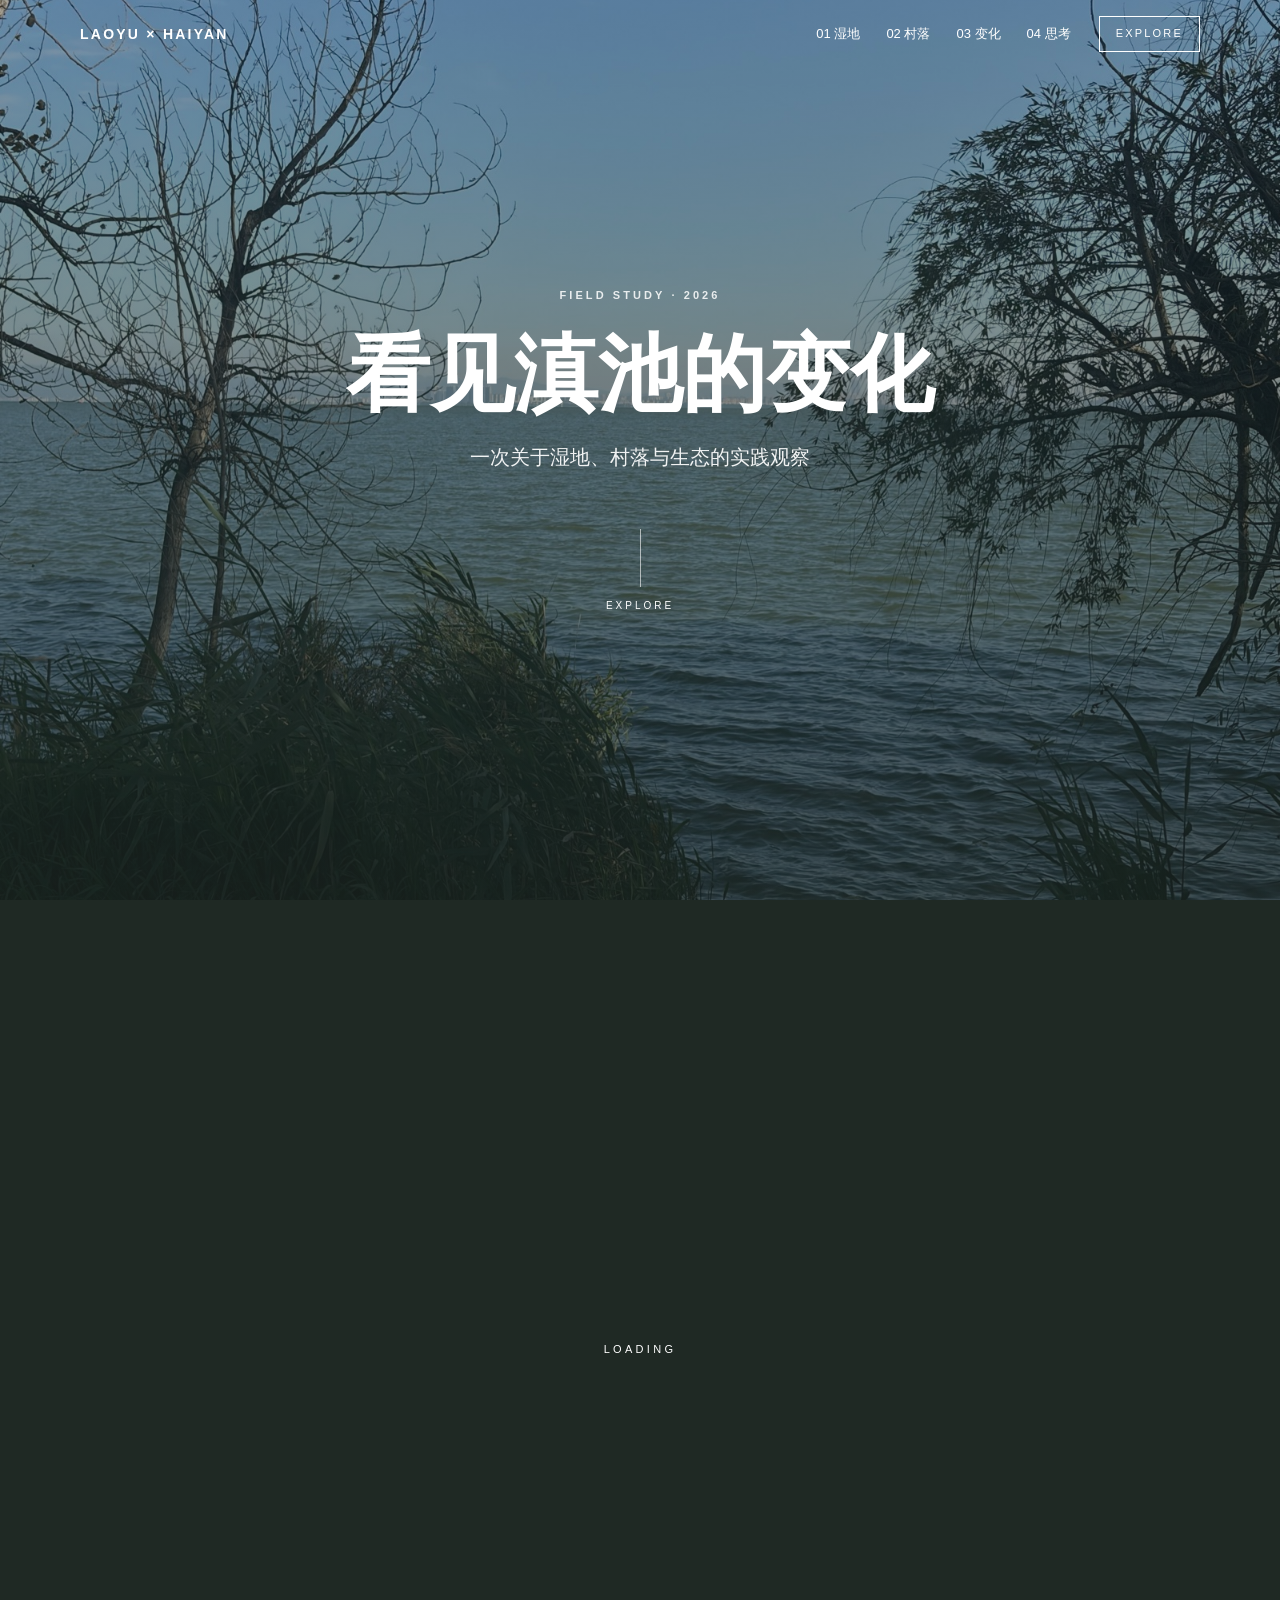
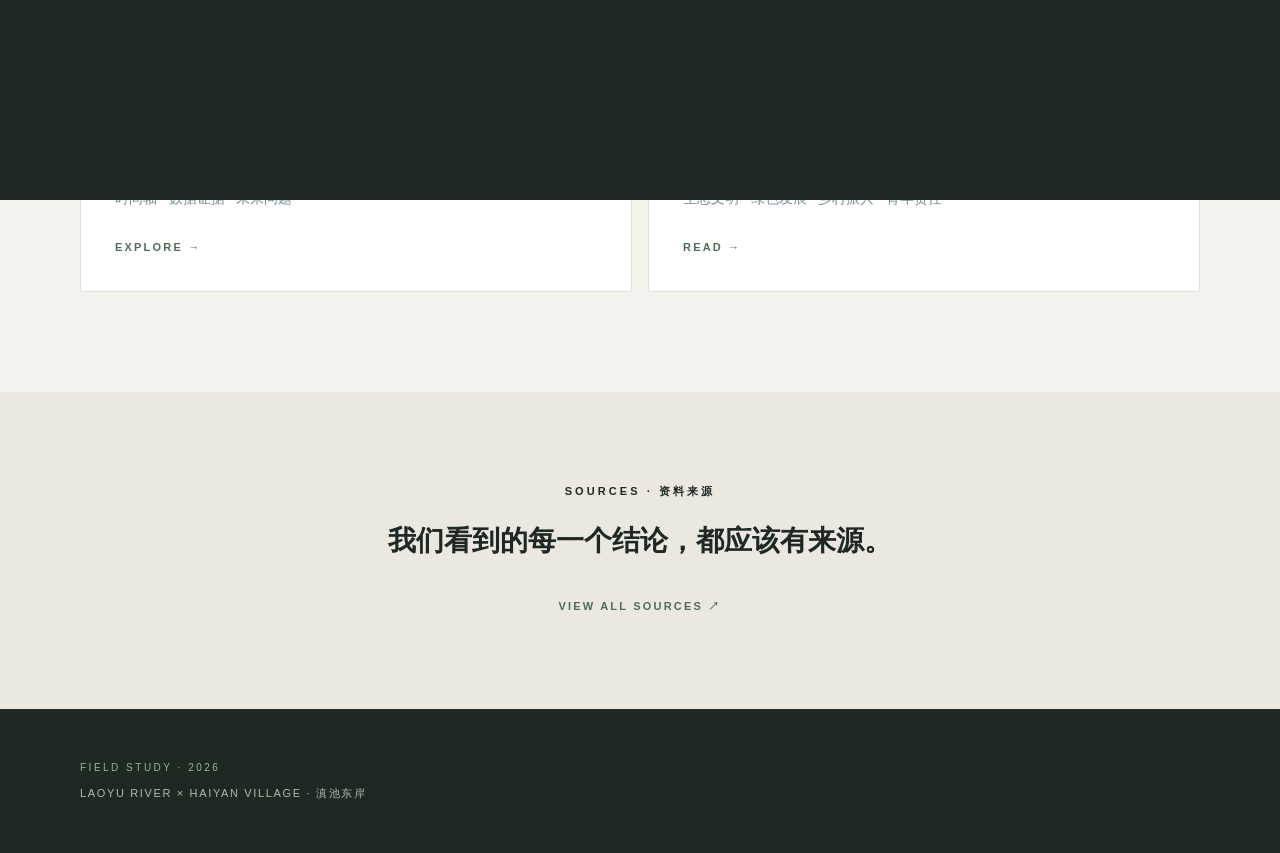
<file: index.html>
<!doctype html><html lang="zh-CN"><head><meta charset="utf-8"><meta name="viewport" content="width=device-width,initial-scale=1"><title>Laoyu × Haiyan — 看见滇池的变化</title><meta name="description" content="一次关于湿地、村落与生态的实践观察"><link rel="stylesheet" href="style-v2.css"></head><body><div class="page-transition" id="pageTransition"><div class="page-transition-label">LOADING</div></div><div class="explore-menu" id="exploreMenu"><button class="explore-menu-close" id="exploreClose">×</button><p class="explore-menu-title">EXPLORE · 探索</p><a class="explore-menu-item magnetic" href="index.html" data-transition><em>HOME</em>总览<small>回到首页</small></a><a class="explore-menu-item magnetic" href="wetland.html" data-transition><em>01</em>WETLAND<small>捞渔河湿地</small></a><a class="explore-menu-item magnetic" href="village.html" data-transition><em>02</em>VILLAGE<small>海晏村</small></a><a class="explore-menu-item magnetic" href="change.html" data-transition><em>03</em>CHANGE<small>滇池的变化</small></a><a class="explore-menu-item magnetic" href="reflection.html" data-transition><em>04</em>REFLECTION<small>我们的思考与来源</small></a></div><div class="progress-bar" id="progressBar"></div><header class="site-header" id="siteHeader"><div class="container nav"><a class="logo" href="index.html">LAOYU × HAIYAN</a><button class="nav-toggle" id="navToggle">☰</button><nav class="nav-links" id="navLinks"><a href="wetland.html" data-transition>01 湿地</a><a href="village.html" data-transition>02 村落</a><a href="change.html" data-transition>03 变化</a><a href="reflection.html" data-transition>04 思考</a></nav><button class="nav-explore-btn" id="exploreBtn">EXPLORE</button></div></header><section class="hero" style="background-image:url('images/hero.jpg')"><div class="hero-inner"><p class="hero-eyebrow">FIELD STUDY · 2026</p><h1 class="hero-title">看见滇池的变化</h1><p class="hero-sub">一次关于湿地、村落与生态的实践观察</p><a class="hero-scroll" href="#entries"><span class="hero-scroll-line"></span>EXPLORE</a></div></section><div class="home-transition"><p class="home-transition-line">FROM WETLAND · TO VILLAGE</p><h2 class="home-transition-title">从一滴水<br>到一个生态</h2></div><section class="entry-section" id="entries"><a class="entry-card magnetic-card" href="wetland.html" data-transition><span class="entry-number">01</span><span class="entry-en">WETLAND</span><h2>捞渔河湿地</h2><p>水体 · 植物 · 鸟类 · 保护制度</p><span class="entry-action">EXPLORE →</span></a><a class="entry-card magnetic-card" href="village.html" data-transition><span class="entry-number">02</span><span class="entry-en">VILLAGE</span><h2>海晏村</h2><p>传统村落 · 生态治理 · 乡村发展</p><span class="entry-action">EXPLORE →</span></a><a class="entry-card magnetic-card" href="change.html" data-transition><span class="entry-number">03</span><span class="entry-en">CHANGE</span><h2>滇池的变化</h2><p>时间轴 · 数据证据 · 未来问题</p><span class="entry-action">EXPLORE →</span></a><a class="entry-card magnetic-card" href="reflection.html" data-transition><span class="entry-number">04</span><span class="entry-en">REFLECTION</span><h2>我们的思考</h2><p>生态文明 · 绿色发展 · 乡村振兴 · 青年责任</p><span class="entry-action">READ →</span></a></section><div class="sources-block"><p class="sources-block-label">SOURCES · 资料来源</p><h3 class="sources-block-title">我们看到的每一个结论，都应该有来源。</h3><a class="sources-block-cta magnetic" href="reflection.html#sources" data-transition>VIEW ALL SOURCES ↗</a></div><footer class="site-footer"><div class="container"><p class="footer-line">FIELD STUDY · 2026</p><p class="footer-meta">LAOYU RIVER × HAIYAN VILLAGE · 滇池东岸</p></div></footer><div class="lightbox" id="lightbox"><button class="lightbox-close" id="lightboxClose">×</button><img class="lightbox-img" id="lightboxImg"><p class="lightbox-caption" id="lightboxCaption"></p></div><button class="back-to-top" id="backToTop">↑</button><script src="script-v2.js"></script></body></html>
</file>
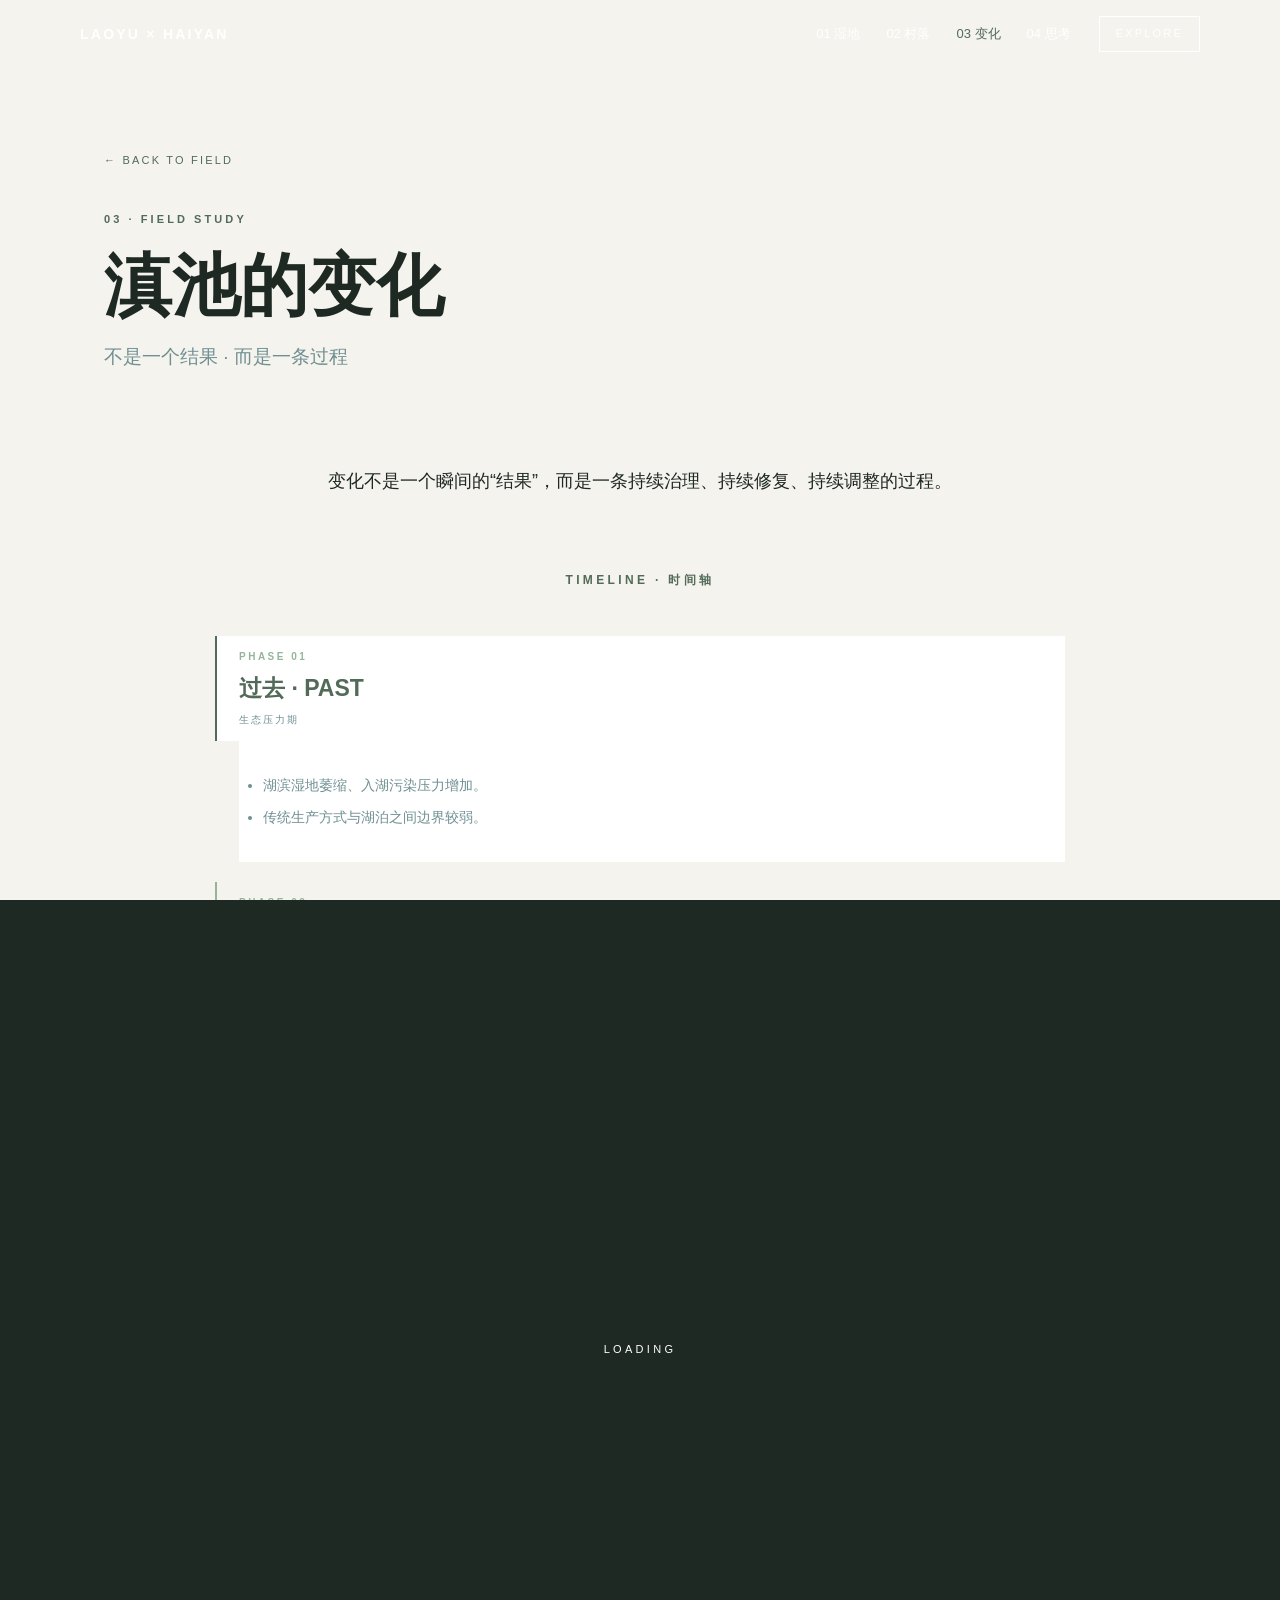
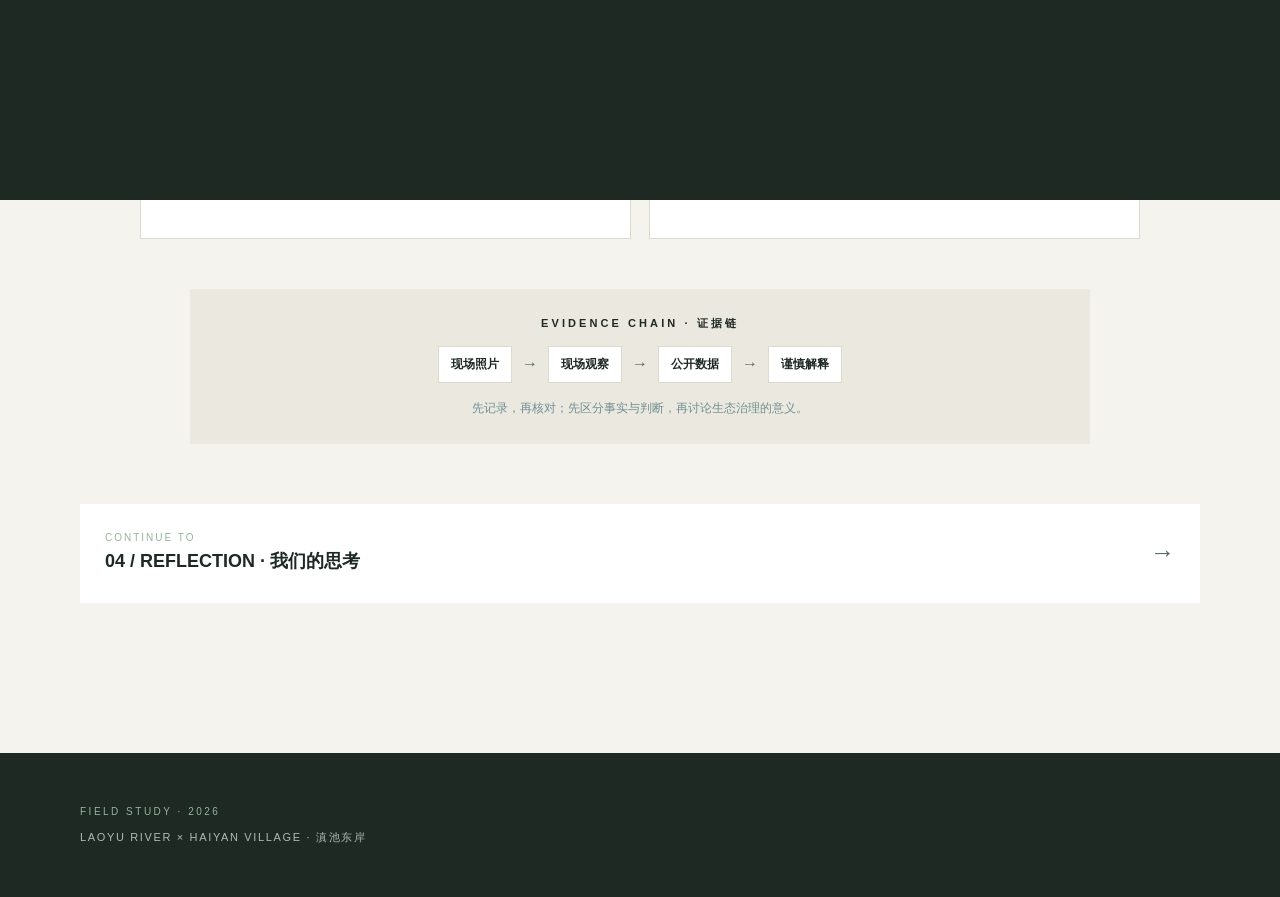
<file: change.html>
<!doctype html><html lang="zh-CN"><head><meta charset="utf-8"><meta name="viewport" content="width=device-width,initial-scale=1"><title>CHANGE · 滇池的变化 — Laoyu × Haiyan</title><meta name="description" content="滇池治理、生态变化与海晏村发展的时间轴和数据证据"><link rel="stylesheet" href="style-v2.css"></head><body><div class="page-transition" id="pageTransition"><div class="page-transition-label">LOADING</div></div><div class="explore-menu" id="exploreMenu"><button class="explore-menu-close" id="exploreClose">×</button><p class="explore-menu-title">EXPLORE · 探索</p><a class="explore-menu-item magnetic" href="index.html" data-transition><em>HOME</em>总览<small>回到首页</small></a><a class="explore-menu-item magnetic" href="wetland.html" data-transition><em>01</em>WETLAND<small>捞渔河湿地</small></a><a class="explore-menu-item magnetic" href="village.html" data-transition><em>02</em>VILLAGE<small>海晏村</small></a><a class="explore-menu-item magnetic" href="change.html" data-transition><em>03</em>CHANGE<small>滇池的变化</small></a><a class="explore-menu-item magnetic" href="reflection.html" data-transition><em>04</em>REFLECTION<small>我们的思考与来源</small></a></div><div class="progress-bar" id="progressBar"></div><header class="site-header scrolled" id="siteHeader"><div class="container nav"><a class="logo" href="index.html">LAOYU × HAIYAN</a><button class="nav-toggle" id="navToggle">☰</button><nav class="nav-links" id="navLinks"><a href="wetland.html" data-transition>01 湿地</a><a href="village.html" data-transition>02 村落</a><a href="change.html" data-transition class="active">03 变化</a><a href="reflection.html" data-transition>04 思考</a></nav><button class="nav-explore-btn" id="exploreBtn">EXPLORE</button></div></header><div class="sub-hero"><a class="back-link magnetic" href="index.html" data-transition>← BACK TO FIELD</a><p class="sub-hero-eyebrow">03 · FIELD STUDY</p><h1 class="sub-hero-title">滇池的变化</h1><p class="sub-hero-subtitle">不是一个结果 · 而是一条过程</p></div><main class="sub-content"><p class="lede" style="text-align:center">变化不是一个瞬间的“结果”，而是一条持续治理、持续修复、持续调整的过程。</p><p class="sub-section-title">TIMELINE · 时间轴</p><div class="v-timeline"><button class="v-node active" data-target="v-past"><p class="v-node-year">PHASE 01</p><h3 class="v-node-title">过去 · PAST</h3><p class="v-node-en">生态压力期</p></button><div class="v-content active" id="v-past"><ul><li>湖滨湿地萎缩、入湖污染压力增加。</li><li>传统生产方式与湖泊之间边界较弱。</li></ul></div><button class="v-node" data-target="v-restoration"><p class="v-node-year">PHASE 02</p><h3 class="v-node-title">治理 · RESTORATION</h3><p class="v-node-en">综合治理推进</p></button><div class="v-content" id="v-restoration"><ul><li>退田还林、退塘还湖与湿地修复。</li><li>雨污分流、截污和保护区建设持续推进。</li></ul></div><button class="v-node" data-target="v-now"><p class="v-node-year">PHASE 03</p><h3 class="v-node-title">现在 · NOW</h3><p class="v-node-en">持续修复期</p></button><div class="v-content" id="v-now"><ul><li>2018年至今，滇池全湖水质连续保持Ⅳ类。</li><li>海晏村文旅业态与公共空间持续发展。</li></ul></div><button class="v-node" data-target="v-future"><p class="v-node-year">PHASE 04</p><h3 class="v-node-title">未来 · FUTURE</h3><p class="v-node-en">未完成 · 仍在继续</p></button><div class="v-content" id="v-future"><ul><li>继续监测生态承载力与水环境。</li><li>处理客流、垃圾、污水、交通和商业化之间的平衡。</li></ul></div></div><p class="sub-section-title">DATA EVIDENCE · 数据证据</p><p class="sub-section-subtitle">公开资料用于验证趋势，不等同于捞渔河单点监测</p><div class="data-grid"><div class="data-card"><p class="data-num">8<span class="data-unit">年</span></p><p class="data-label">2018—2025年滇池全湖水质连续保持Ⅳ类</p><p class="data-src">昆明市滇池管理局 · 2026</p></div><div class="data-card"><p class="data-num">303</p><p class="data-label">植物物种数 · 由232种增加</p><p class="data-src">昆明市滇池管理局 · 2026</p></div><div class="data-card"><p class="data-num">175</p><p class="data-label">鸟类物种数 · 由89种增加</p><p class="data-src">昆明市滇池管理局 · 2026</p></div><div class="data-card"><p class="data-num">380<span class="data-unit">万</span></p><p class="data-label">海晏村2024年村集体经济收入</p><p class="data-src">昆明信息港 · 2025-03-31</p></div></div><div class="evidence-data-grid"><article class="evidence-data-panel"><p class="field-tag">BIODIVERSITY</p><h3>生物多样性：把观察放回更大尺度</h3><p>现场看到鸟群，是一条真实观察；植物232→303、鸟类89→175，则来自公开资料，能帮助我们讨论更长时间尺度上的趋势。</p><div class="bar-chart"><div class="bar-row"><span>植物</span><div class="bar-track"><i style="width:76%"></i></div><b>232 → 303</b></div><div class="bar-row"><span>鸟类</span><div class="bar-track"><i style="width:51%"></i></div><b>89 → 175</b></div></div></article><article class="evidence-data-panel"><p class="field-tag">VILLAGE ECONOMY</p><h3>村落发展：生态价值如何转化</h3><p>海晏村2022年村集体经济收入150万元，2024年增至380万元；2024年游客量超过220万人次、消费总额1.05亿元。</p><div class="bar-chart"><div class="bar-row"><span>2022</span><div class="bar-track"><i style="width:39%"></i></div><b>150万</b></div><div class="bar-row"><span>2024</span><div class="bar-track"><i style="width:100%"></i></div><b>380万</b></div></div></article></div><div class="evidence-chain-wrap"><p class="field-tag">EVIDENCE CHAIN · 证据链</p><div class="chain-inline"><span>现场照片</span><b>→</b><span>现场观察</span><b>→</b><span>公开数据</span><b>→</b><span>谨慎解释</span></div><p class="evidence-chain-note">先记录，再核对；先区分事实与判断，再讨论生态治理的意义。</p></div><a class="continue-link magnetic" href="reflection.html" data-transition><div><span class="continue-link-label">CONTINUE TO</span><span class="continue-link-title">04 / REFLECTION · 我们的思考</span></div><span class="continue-link-arrow">→</span></a></main><footer class="site-footer"><div class="container"><p class="footer-line">FIELD STUDY · 2026</p><p class="footer-meta">LAOYU RIVER × HAIYAN VILLAGE · 滇池东岸</p></div></footer><button class="back-to-top" id="backToTop">↑</button><script src="script-v2.js"></script></body></html>
</file>
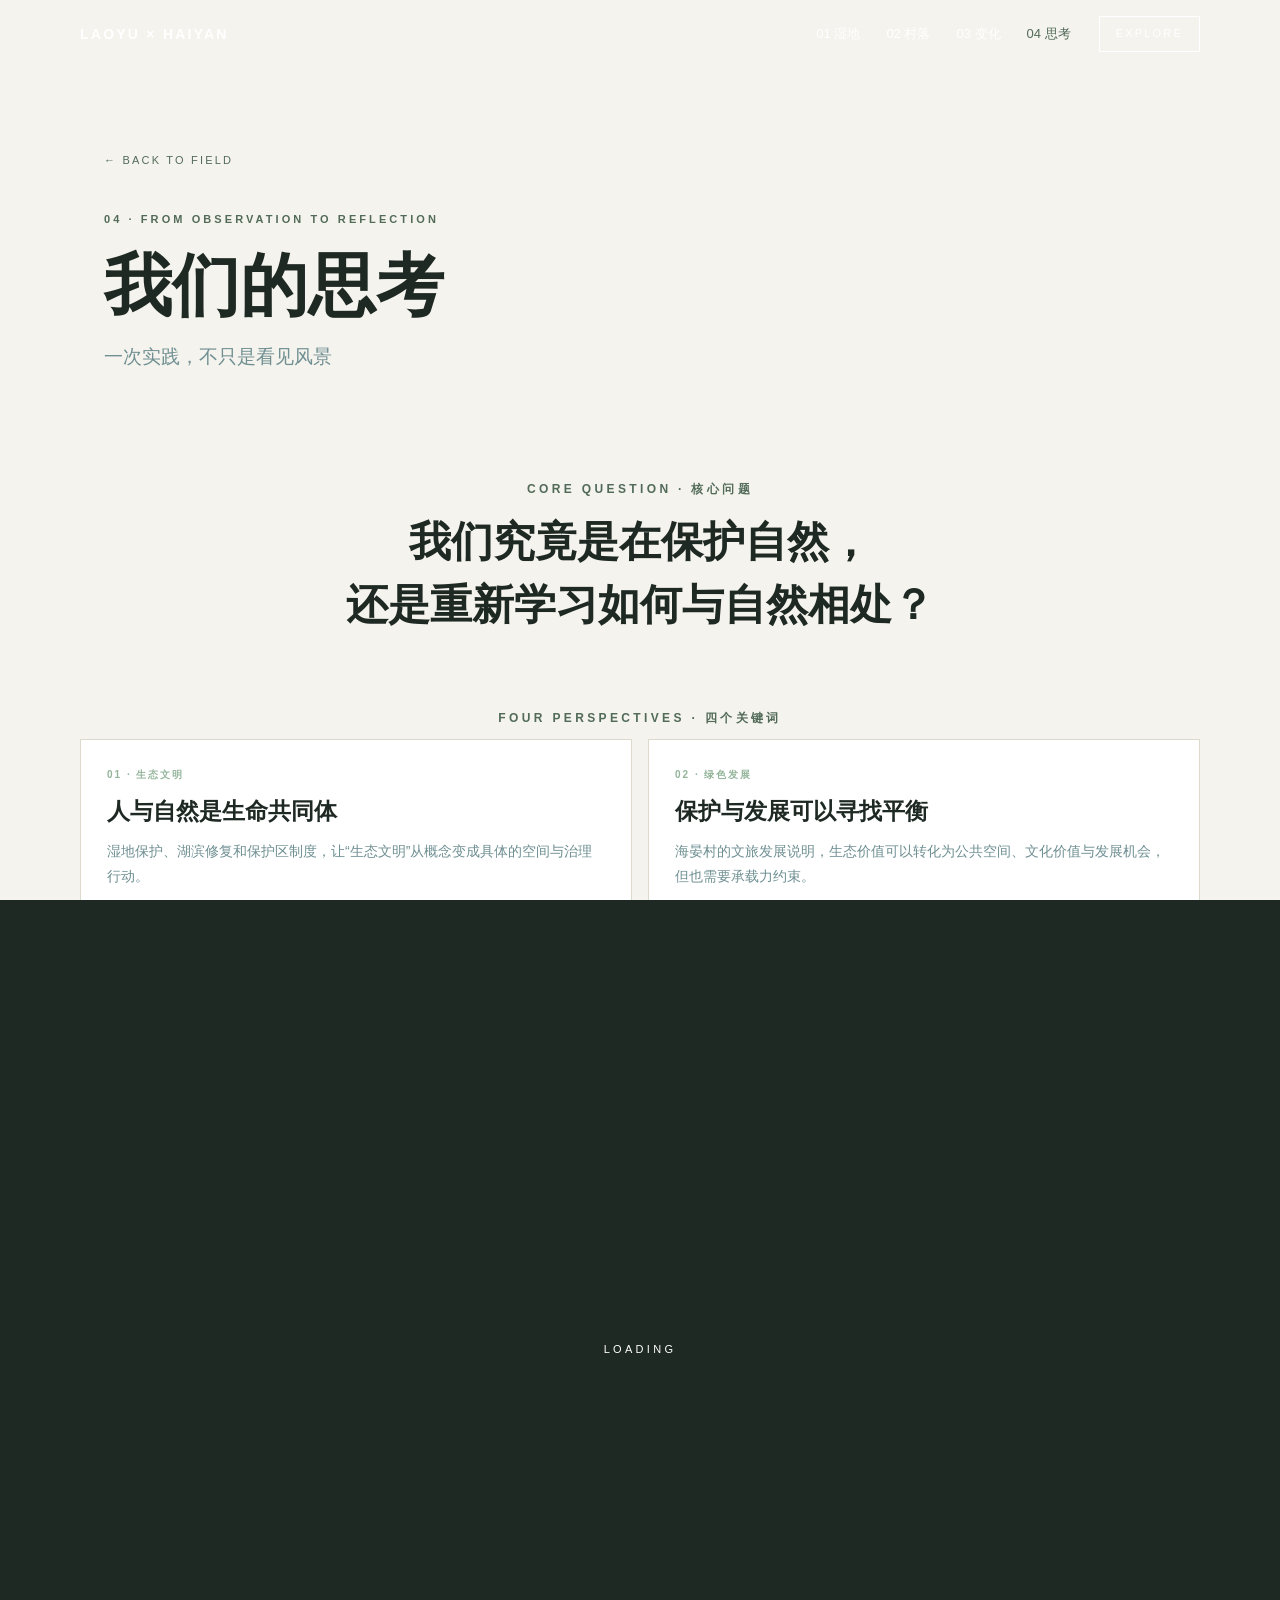
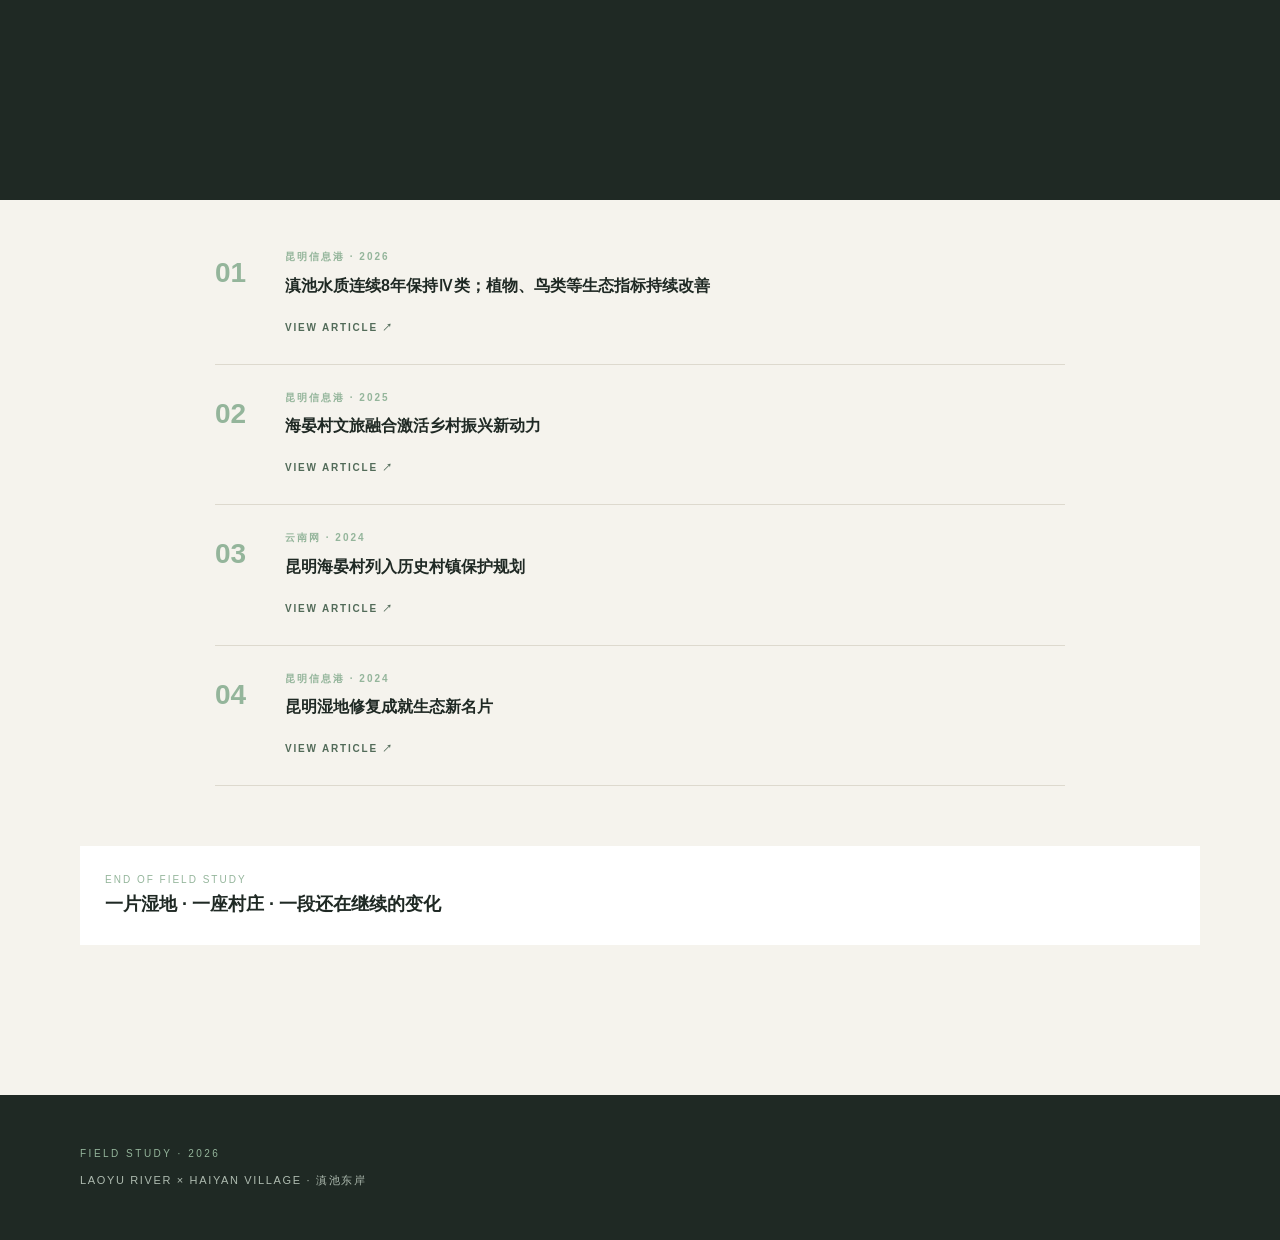
<file: reflection.html>
<!doctype html><html lang="zh-CN"><head><meta charset="utf-8"><meta name="viewport" content="width=device-width,initial-scale=1"><title>REFLECTION · 我们的思考 — Laoyu × Haiyan</title><meta name="description" content="生态文明、绿色发展、乡村振兴与青年责任的实践思考"><link rel="stylesheet" href="style-v2.css"></head><body><div class="page-transition" id="pageTransition"><div class="page-transition-label">LOADING</div></div><div class="explore-menu" id="exploreMenu"><button class="explore-menu-close" id="exploreClose">×</button><p class="explore-menu-title">EXPLORE · 探索</p><a class="explore-menu-item magnetic" href="index.html" data-transition><em>HOME</em>总览<small>回到首页</small></a><a class="explore-menu-item magnetic" href="wetland.html" data-transition><em>01</em>WETLAND<small>捞渔河湿地</small></a><a class="explore-menu-item magnetic" href="village.html" data-transition><em>02</em>VILLAGE<small>海晏村</small></a><a class="explore-menu-item magnetic" href="change.html" data-transition><em>03</em>CHANGE<small>滇池的变化</small></a><a class="explore-menu-item magnetic" href="reflection.html" data-transition><em>04</em>REFLECTION<small>我们的思考与来源</small></a></div><div class="progress-bar" id="progressBar"></div><header class="site-header scrolled" id="siteHeader"><div class="container nav"><a class="logo" href="index.html">LAOYU × HAIYAN</a><button class="nav-toggle" id="navToggle">☰</button><nav class="nav-links" id="navLinks"><a href="wetland.html" data-transition>01 湿地</a><a href="village.html" data-transition>02 村落</a><a href="change.html" data-transition>03 变化</a><a href="reflection.html" data-transition class="active">04 思考</a></nav><button class="nav-explore-btn" id="exploreBtn">EXPLORE</button></div></header><div class="sub-hero"><a class="back-link magnetic" href="index.html" data-transition>← BACK TO FIELD</a><p class="sub-hero-eyebrow">04 · FROM OBSERVATION TO REFLECTION</p><h1 class="sub-hero-title">我们的思考</h1><p class="sub-hero-subtitle">一次实践，不只是看见风景</p></div><main class="sub-content"><div style="max-width:720px;margin:35px auto;text-align:center"><p class="sub-section-title" style="margin-top:0">CORE QUESTION · 核心问题</p><h2 style="font-size:clamp(28px,4vw,42px);line-height:1.5">我们究竟是在保护自然，<br>还是重新学习如何与自然相处？</h2></div><p class="sub-section-title">FOUR PERSPECTIVES · 四个关键词</p><div class="obs-grid"><article class="obs-card"><h4>01 · 生态文明</h4><h3>人与自然是生命共同体</h3><p>湿地保护、湖滨修复和保护区制度，让“生态文明”从概念变成具体的空间与治理行动。</p></article><article class="obs-card"><h4>02 · 绿色发展</h4><h3>保护与发展可以寻找平衡</h3><p>海晏村的文旅发展说明，生态价值可以转化为公共空间、文化价值与发展机会，但也需要承载力约束。</p></article><article class="obs-card"><h4>03 · 乡村振兴</h4><h3>传统村落要保护，也要活起来</h3><p>传统建筑、村落生活和新业态之间需要找到连接点，让发展成果更好回到社区。</p></article><article class="obs-card"><h4>04 · 青年责任</h4><h3>先学会观察，再学会判断</h3><p>青年参与实践，不只是“看风景”，还要学会区分现场事实、公开数据和个人解释。</p></article></div><p class="note" style="margin:50px auto;max-width:760px;text-align:center">思政元素不单独做成口号，而是放进具体证据：保护区规则对应制度治理，湿地修复对应生态文明，海晏村发展对应乡村振兴，数据核验对应求真与责任意识。</p><p class="sub-section-title">RELATIONSHIPS · 三对关系</p><div class="relation-pairs"><div class="relation-pair"><span class="relation-word">保护</span><span class="relation-arrow">↕</span><span class="relation-word">发展</span></div><div class="relation-pair"><span class="relation-word">传统</span><span class="relation-arrow">↕</span><span class="relation-word">现代</span></div><div class="relation-pair"><span class="relation-word">自然</span><span class="relation-arrow">↕</span><span class="relation-word">人</span></div></div><div id="sources"><p class="sub-section-title">SOURCES · 资料来源</p><p class="sub-section-subtitle">公开资料与现场观察分开标注</p><div class="sources-list"><div class="source-item"><span class="source-item-num">01</span><div><p class="source-item-src">昆明信息港 · 2026</p><h3 class="source-item-title">滇池水质连续8年保持Ⅳ类；植物、鸟类等生态指标持续改善</h3><a class="source-link" href="https://www.kunming.cn/news/c/2026-05-27/14044949.shtml">VIEW ARTICLE ↗</a></div></div><div class="source-item"><span class="source-item-num">02</span><div><p class="source-item-src">昆明信息港 · 2025</p><h3 class="source-item-title">海晏村文旅融合激活乡村振兴新动力</h3><a class="source-link" href="https://www.kunming.cn/news/c/2025-03-31/13927893.shtml">VIEW ARTICLE ↗</a></div></div><div class="source-item"><span class="source-item-num">03</span><div><p class="source-item-src">云南网 · 2024</p><h3 class="source-item-title">昆明海晏村列入历史村镇保护规划</h3><a class="source-link" href="https://m.yunnan.cn/system/2024/10/29/033282568.shtml">VIEW ARTICLE ↗</a></div></div><div class="source-item"><span class="source-item-num">04</span><div><p class="source-item-src">昆明信息港 · 2024</p><h3 class="source-item-title">昆明湿地修复成就生态新名片</h3><a class="source-link" href="https://kunming.cn/news/c/2024-08-30/13869465.shtml">VIEW ARTICLE ↗</a></div></div></div></div><div class="continue-link"><div><span class="continue-link-label">END OF FIELD STUDY</span><span class="continue-link-title">一片湿地 · 一座村庄 · 一段还在继续的变化</span></div></div></main><footer class="site-footer"><div class="container"><p class="footer-line">FIELD STUDY · 2026</p><p class="footer-meta">LAOYU RIVER × HAIYAN VILLAGE · 滇池东岸</p></div></footer><button class="back-to-top" id="backToTop">↑</button><script src="script-v2.js"></script></body></html>
</file>
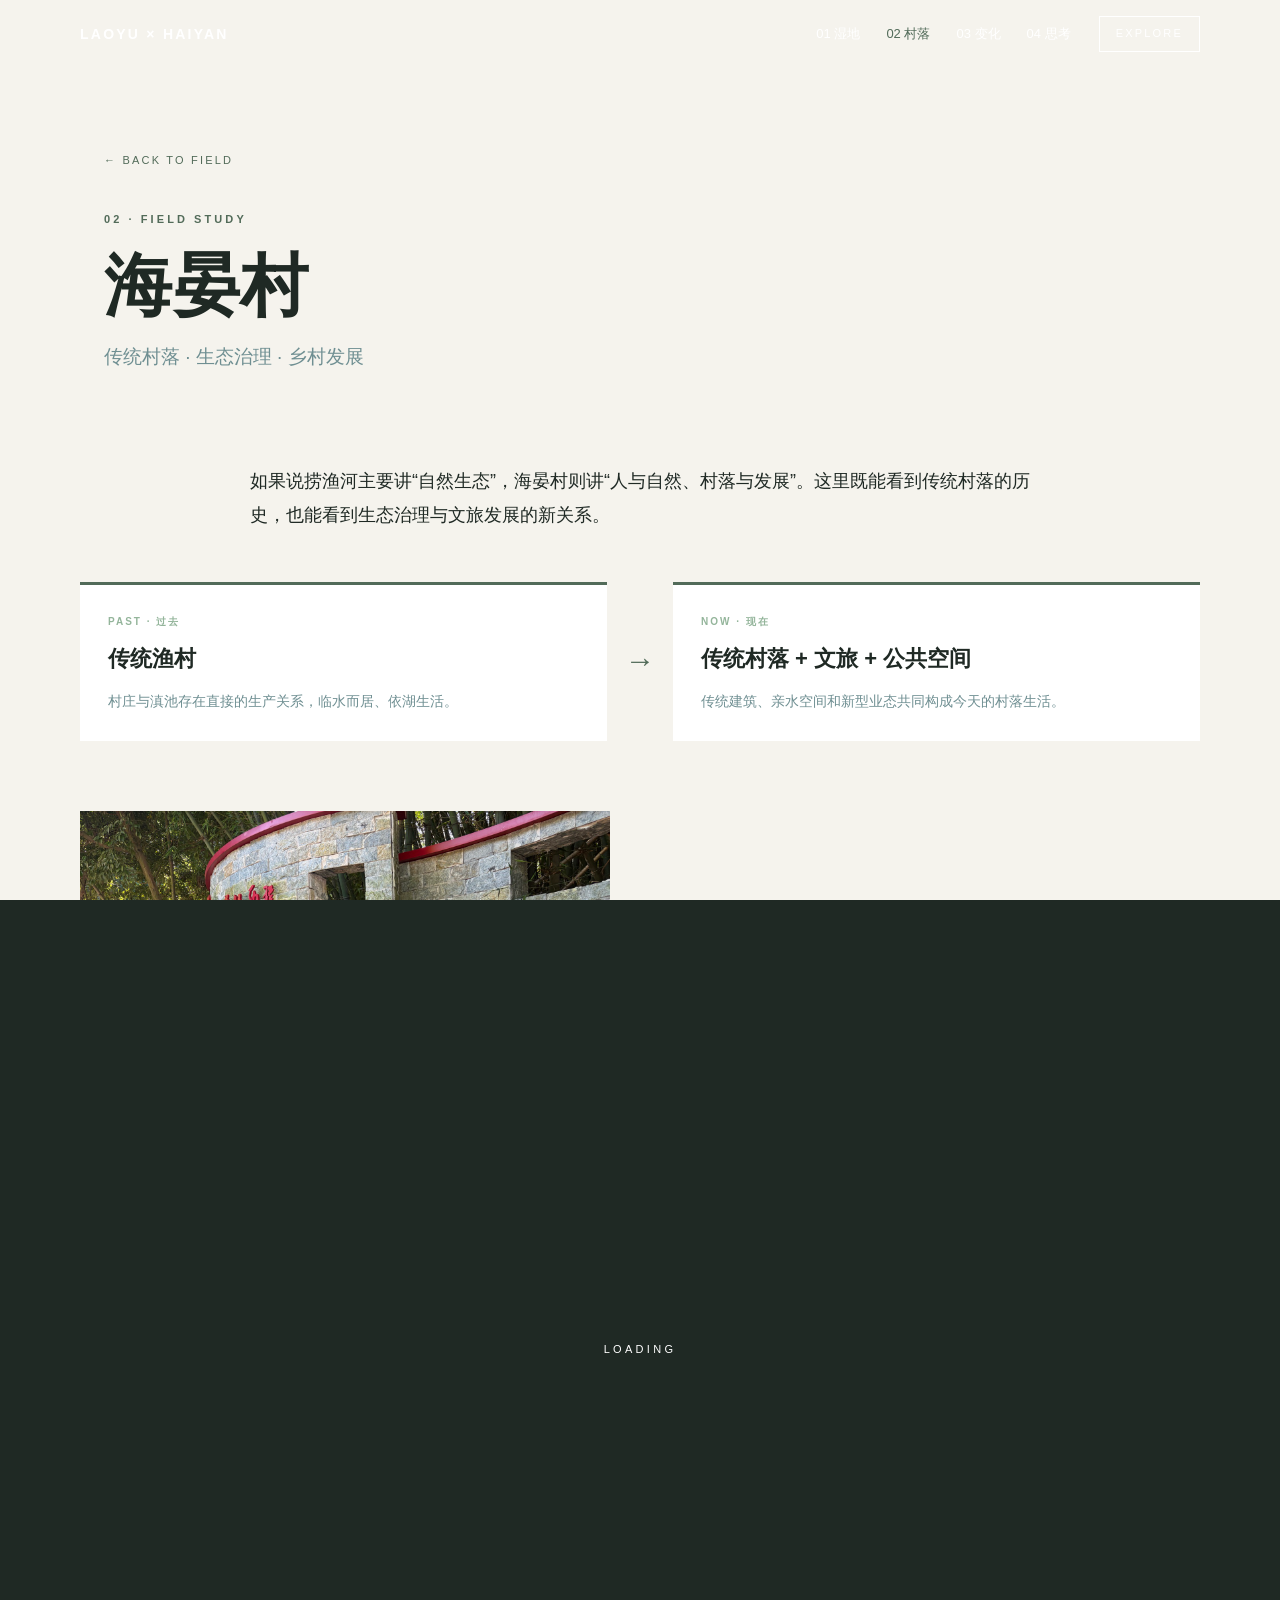
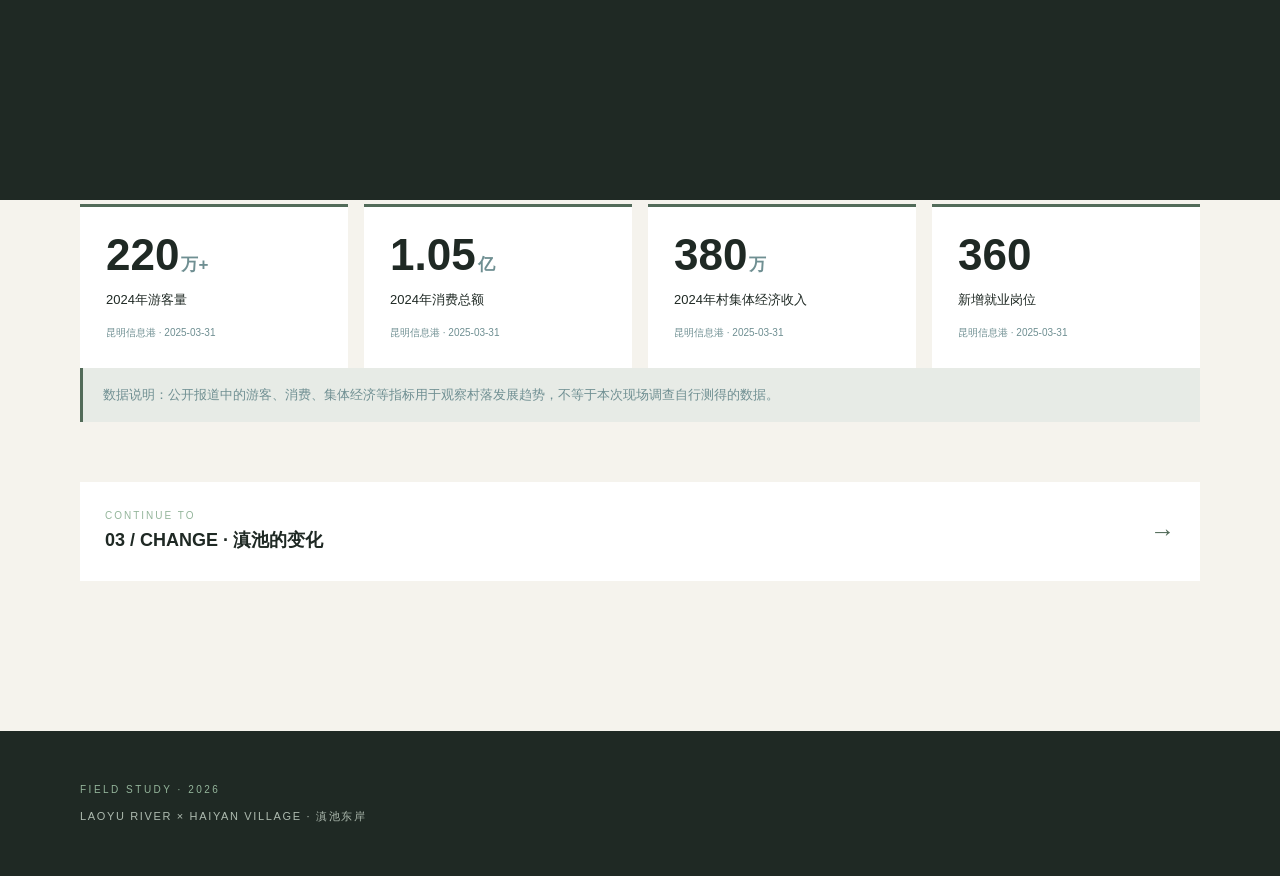
<file: village.html>
<!doctype html><html lang="zh-CN"><head><meta charset="utf-8"><meta name="viewport" content="width=device-width,initial-scale=1"><title>VILLAGE · 海晏村 — Laoyu × Haiyan</title><meta name="description" content="海晏村传统村落、生态治理与文旅发展的实践观察"><link rel="stylesheet" href="style-v2.css"></head><body><div class="page-transition" id="pageTransition"><div class="page-transition-label">LOADING</div></div><div class="explore-menu" id="exploreMenu"><button class="explore-menu-close" id="exploreClose">×</button><p class="explore-menu-title">EXPLORE · 探索</p><a class="explore-menu-item magnetic" href="index.html" data-transition><em>HOME</em>总览<small>回到首页</small></a><a class="explore-menu-item magnetic" href="wetland.html" data-transition><em>01</em>WETLAND<small>捞渔河湿地</small></a><a class="explore-menu-item magnetic" href="village.html" data-transition><em>02</em>VILLAGE<small>海晏村</small></a><a class="explore-menu-item magnetic" href="change.html" data-transition><em>03</em>CHANGE<small>滇池的变化</small></a><a class="explore-menu-item magnetic" href="reflection.html" data-transition><em>04</em>REFLECTION<small>我们的思考与来源</small></a></div><div class="progress-bar" id="progressBar"></div><header class="site-header scrolled" id="siteHeader"><div class="container nav"><a class="logo" href="index.html">LAOYU × HAIYAN</a><button class="nav-toggle" id="navToggle">☰</button><nav class="nav-links" id="navLinks"><a href="wetland.html" data-transition>01 湿地</a><a href="village.html" data-transition class="active">02 村落</a><a href="change.html" data-transition>03 变化</a><a href="reflection.html" data-transition>04 思考</a></nav><button class="nav-explore-btn" id="exploreBtn">EXPLORE</button></div></header><div class="sub-hero"><a class="back-link magnetic" href="index.html" data-transition>← BACK TO FIELD</a><p class="sub-hero-eyebrow">02 · FIELD STUDY</p><h1 class="sub-hero-title">海晏村</h1><p class="sub-hero-subtitle">传统村落 · 生态治理 · 乡村发展</p></div><main class="sub-content"><p class="lede">如果说捞渔河主要讲“自然生态”，海晏村则讲“人与自然、村落与发展”。这里既能看到传统村落的历史，也能看到生态治理与文旅发展的新关系。</p><div class="past-now"><div class="pn-card"><p class="pn-label">PAST · 过去</p><h3>传统渔村</h3><p>村庄与滇池存在直接的生产关系，临水而居、依湖生活。</p></div><div class="pn-arrow">→</div><div class="pn-card"><p class="pn-label">NOW · 现在</p><h3>传统村落 + 文旅 + 公共空间</h3><p>传统建筑、亲水空间和新型业态共同构成今天的村落生活。</p></div></div><div class="row"><div class="col-photo"><img src="images/haiyan-history.jpg" alt="海晏村历史影像"><p class="caption">传统村落的历史记忆</p></div><div><p class="tag">PAST → NOW</p><h2>从“直接利用”到“在保护中利用”</h2><p>人与滇池之间的关系正在发生变化：自然资源不再只是直接生产资料，也成为生态景观、文化价值与公共生活的重要基础。</p></div></div><div class="row"><div><p class="tag">FIELD OBSERVATION</p><h2>亲水空间重新连接人和滇池</h2><p>现场可以看到游客和居民沿着亲水空间活动。生态改善、公共空间和乡村文旅由此形成了新的联系。</p></div><div class="col-photo"><img src="images/haiyan-walkway.jpg" alt="海晏村亲水步道"><p class="caption">亲水步道 · 公共休闲空间</p></div></div><div class="data-grid"><div class="data-card"><p class="data-num">220<span class="data-unit">万+</span></p><p class="data-label">2024年游客量</p><p class="data-src">昆明信息港 · 2025-03-31</p></div><div class="data-card"><p class="data-num">1.05<span class="data-unit">亿</span></p><p class="data-label">2024年消费总额</p><p class="data-src">昆明信息港 · 2025-03-31</p></div><div class="data-card"><p class="data-num">380<span class="data-unit">万</span></p><p class="data-label">2024年村集体经济收入</p><p class="data-src">昆明信息港 · 2025-03-31</p></div><div class="data-card"><p class="data-num">360</p><p class="data-label">新增就业岗位</p><p class="data-src">昆明信息港 · 2025-03-31</p></div></div><p class="note">数据说明：公开报道中的游客、消费、集体经济等指标用于观察村落发展趋势，不等于本次现场调查自行测得的数据。</p><a class="continue-link magnetic" href="change.html" data-transition><div><span class="continue-link-label">CONTINUE TO</span><span class="continue-link-title">03 / CHANGE · 滇池的变化</span></div><span class="continue-link-arrow">→</span></a></main><footer class="site-footer"><div class="container"><p class="footer-line">FIELD STUDY · 2026</p><p class="footer-meta">LAOYU RIVER × HAIYAN VILLAGE · 滇池东岸</p></div></footer><div class="lightbox" id="lightbox"><button class="lightbox-close" id="lightboxClose">×</button><img class="lightbox-img" id="lightboxImg"><p class="lightbox-caption" id="lightboxCaption"></p></div><button class="back-to-top" id="backToTop">↑</button><script src="script-v2.js"></script></body></html>
</file>
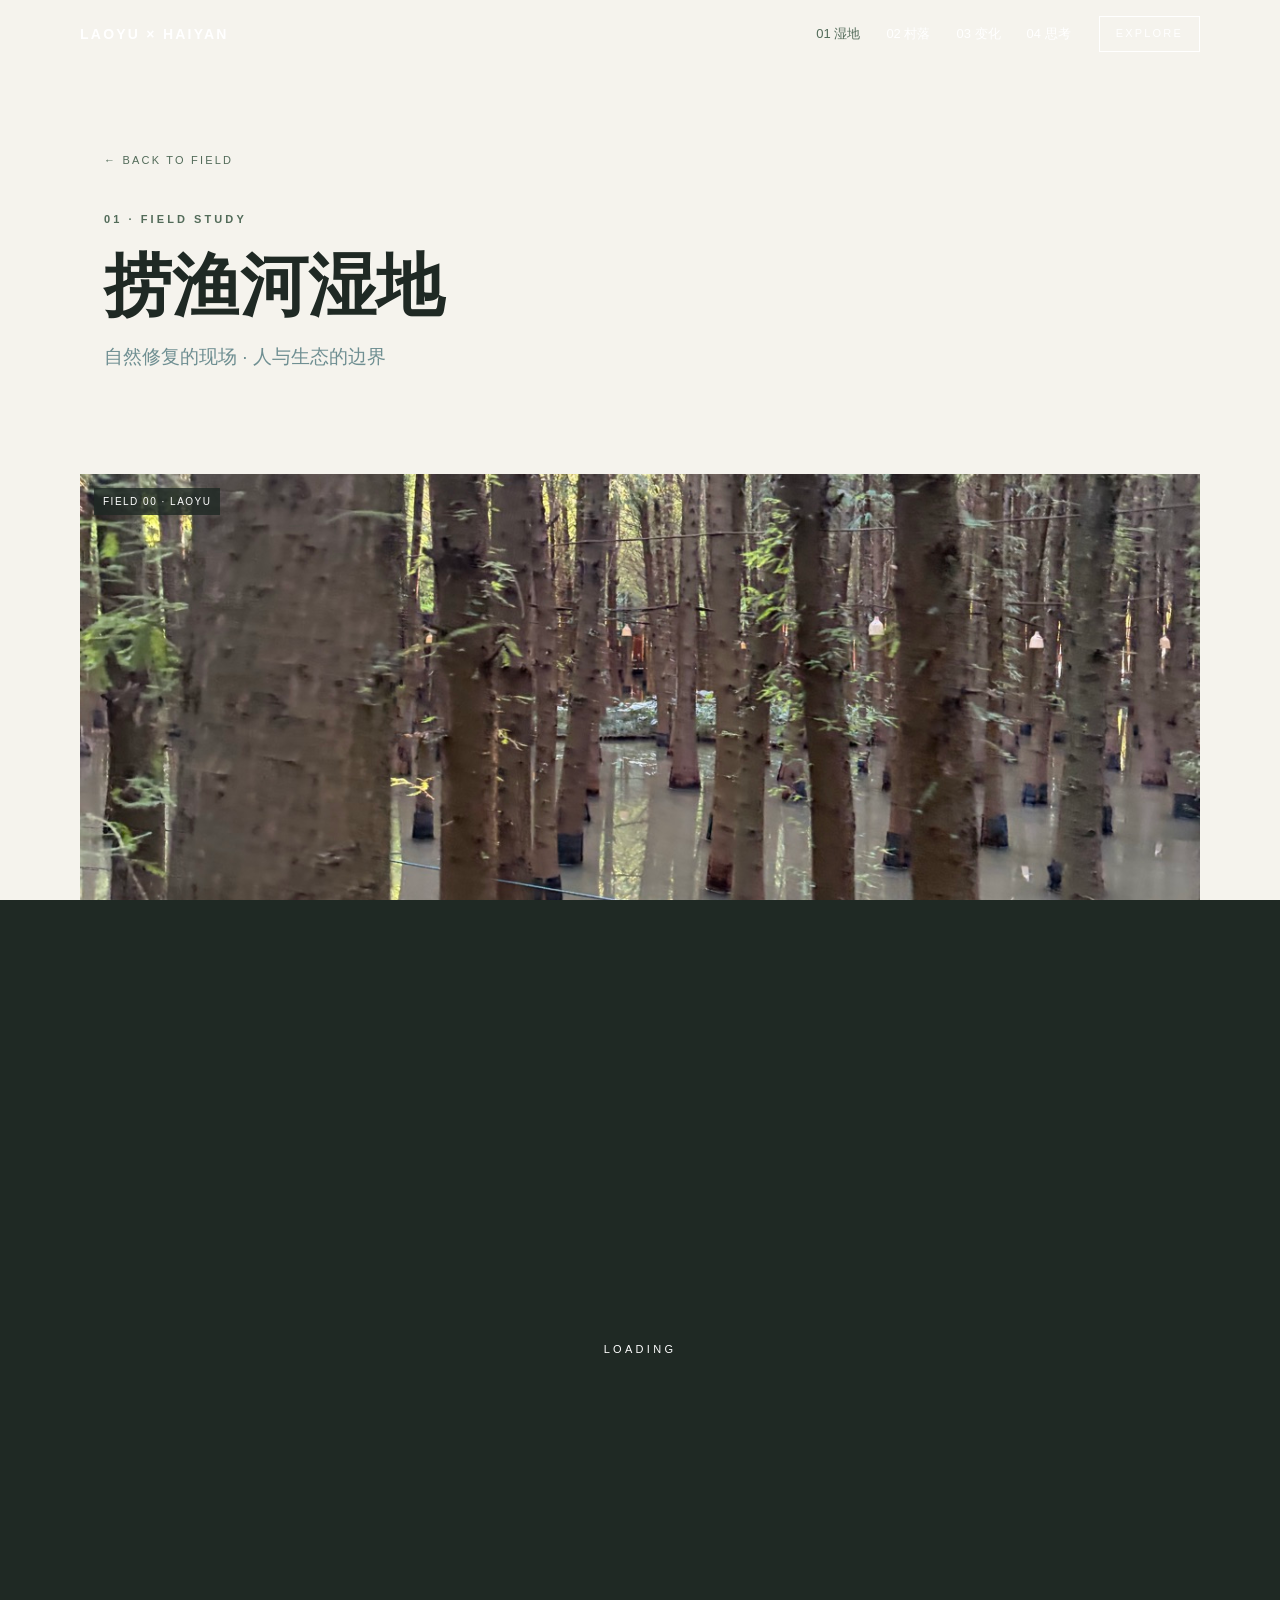
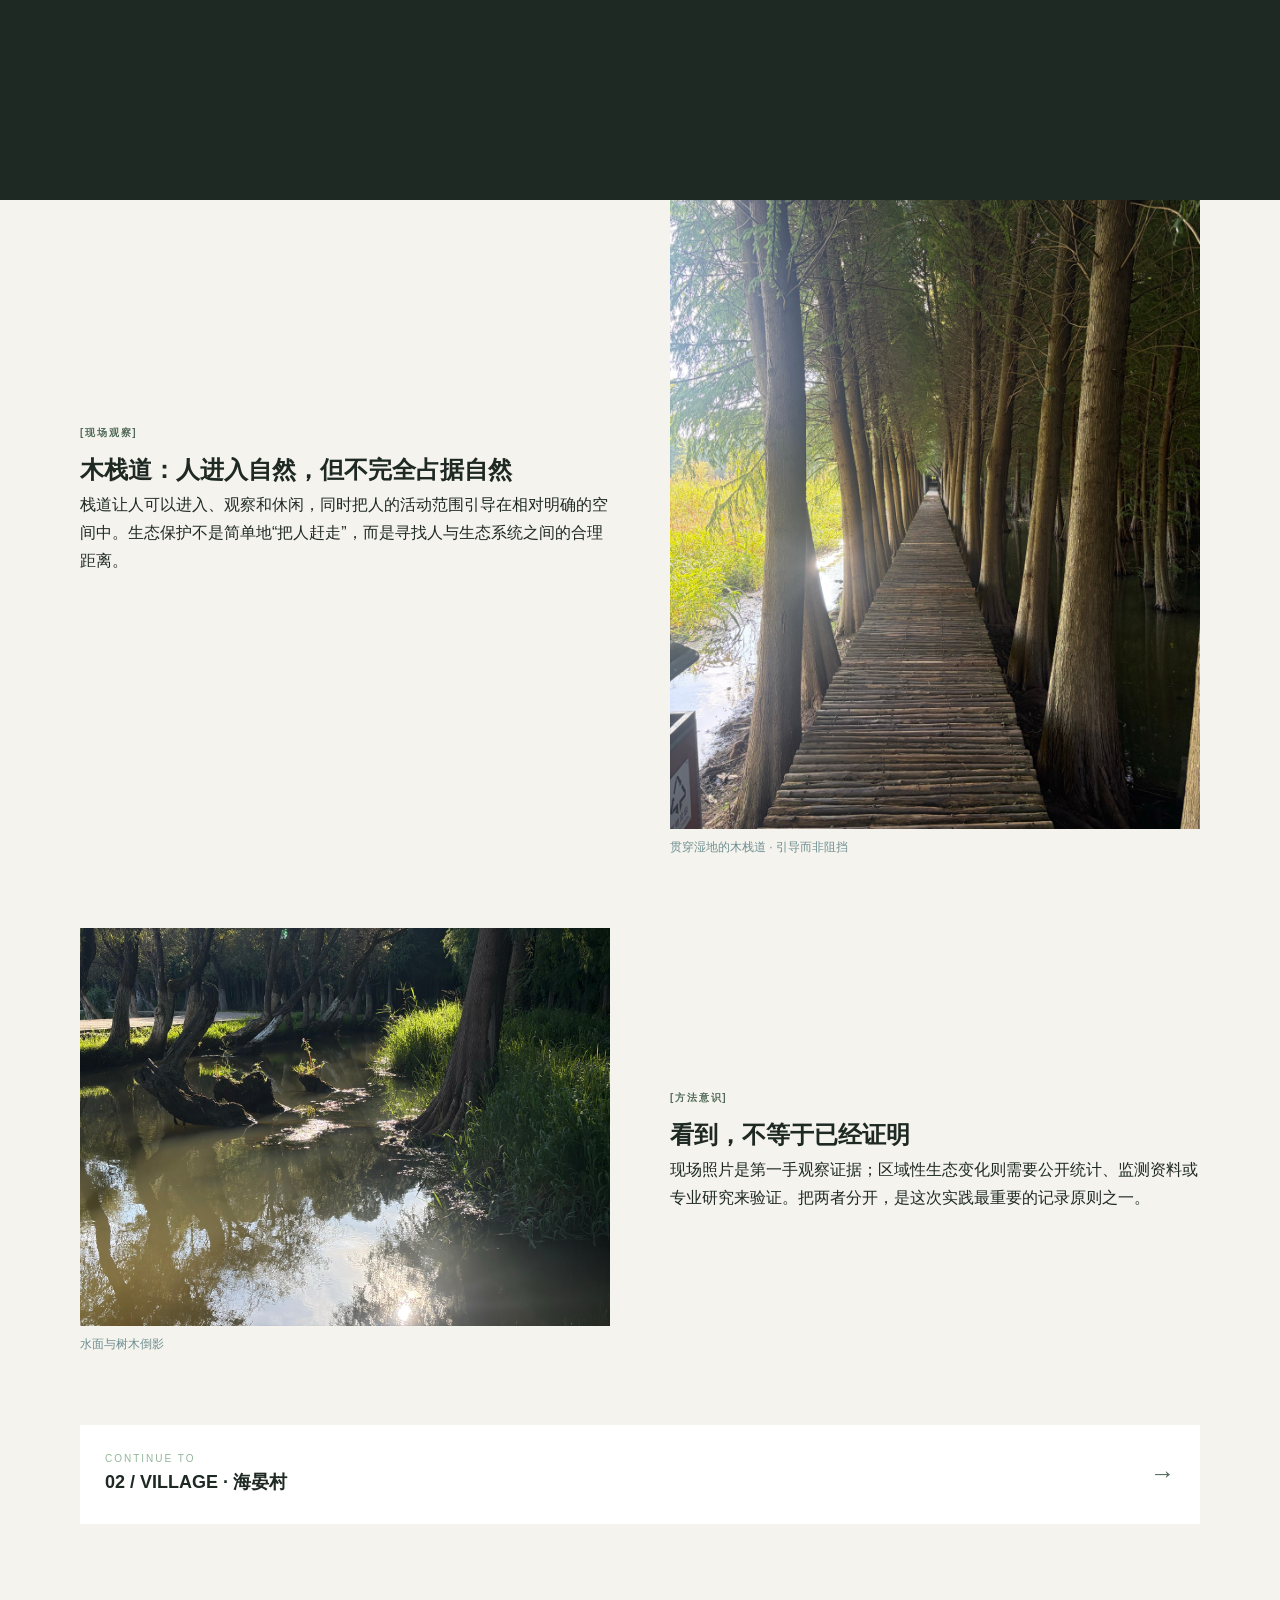
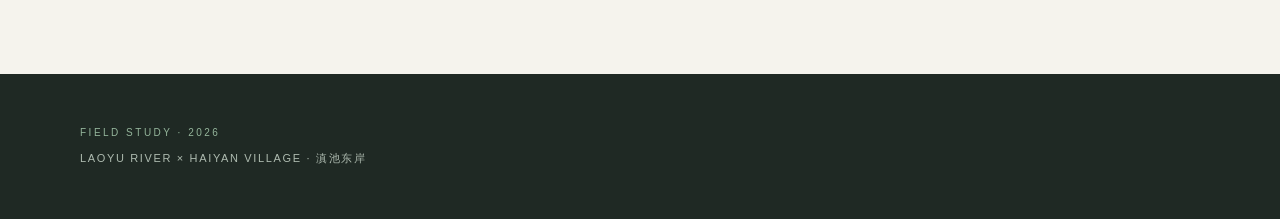
<file: wetland.html>
<!doctype html><html lang="zh-CN"><head><meta charset="utf-8"><meta name="viewport" content="width=device-width,initial-scale=1"><title>WETLAND · 捞渔河湿地 — Laoyu × Haiyan</title><meta name="description" content="捞渔河湿地的现场观察与证据记录"><link rel="stylesheet" href="style-v2.css"></head><body><div class="page-transition" id="pageTransition"><div class="page-transition-label">LOADING</div></div><div class="explore-menu" id="exploreMenu"><button class="explore-menu-close" id="exploreClose">×</button><p class="explore-menu-title">EXPLORE · 探索</p><a class="explore-menu-item magnetic" href="index.html" data-transition><em>HOME</em>总览<small>回到首页</small></a><a class="explore-menu-item magnetic" href="wetland.html" data-transition><em>01</em>WETLAND<small>捞渔河湿地</small></a><a class="explore-menu-item magnetic" href="village.html" data-transition><em>02</em>VILLAGE<small>海晏村</small></a><a class="explore-menu-item magnetic" href="change.html" data-transition><em>03</em>CHANGE<small>滇池的变化</small></a><a class="explore-menu-item magnetic" href="reflection.html" data-transition><em>04</em>REFLECTION<small>我们的思考与来源</small></a></div><div class="progress-bar" id="progressBar"></div><header class="site-header scrolled" id="siteHeader"><div class="container nav"><a class="logo" href="index.html">LAOYU × HAIYAN</a><button class="nav-toggle" id="navToggle">☰</button><nav class="nav-links" id="navLinks"><a href="wetland.html" data-transition class="active">01 湿地</a><a href="village.html" data-transition>02 村落</a><a href="change.html" data-transition>03 变化</a><a href="reflection.html" data-transition>04 思考</a></nav><button class="nav-explore-btn" id="exploreBtn">EXPLORE</button></div></header><div class="sub-hero"><a class="back-link magnetic" href="index.html" data-transition>← BACK TO FIELD</a><p class="sub-hero-eyebrow">01 · FIELD STUDY</p><h1 class="sub-hero-title">捞渔河湿地</h1><p class="sub-hero-subtitle">自然修复的现场 · 人与生态的边界</p></div><main class="sub-content"><figure class="field-photo" style="aspect-ratio:21/9"><span class="photo-index">FIELD 00 · LAOYU</span><img src="images/laoyu-wetland.jpg" alt="捞渔河湿地"><figcaption>栈道边的湿地水面</figcaption></figure><p class="lede">捞渔河湿地是滇池东岸的一处湖滨湿地。我们的现场观察从“水、植物、鸟、人”四个角度展开，再用公开资料验证能够验证的趋势。</p><p class="sub-section-title">FIELD OBSERVATIONS · 现场观察点</p><p class="sub-section-subtitle">点击任意观察点 · 查看照片与现场记录</p><div class="field-grid"><button class="field-card magnetic" data-detail='{"img":"images/laoyu-water.jpg","title":"水体","index":"FIELD 01 · LAOYU","body":"<p>现场可见浅水区、水面倒影以及水生植物。一次观察能够记录状态，但不能代替专业水质监测。</p>"}'><span>FIELD 01</span><h3>水体</h3><p>水面、倒影与湿地连通空间</p><b>VIEW →</b></button><button class="field-card magnetic" data-detail='{"img":"images/laoyu-wetland.jpg","title":"植物","index":"FIELD 02 · LAOYU","body":"<p>成片树木生长在浅水或湿润环境中，体现湿地空间与普通硬质城市空间的差异。</p>"}'><span>FIELD 02</span><h3>植物</h3><p>林木、水生植物与生态空间</p><b>VIEW →</b></button><button class="field-card magnetic" data-detail='{"img":"images/laoyu-birds.jpg","title":"鸟类","index":"FIELD 03 · LAOYU","body":"<p>现场观察到鸟群活动。它能证明“看见了鸟”，但不能单独证明鸟类数量增加。</p>"}'><span>FIELD 03</span><h3>鸟类</h3><p>真实生命活动 · 但避免过度推断</p><b>VIEW →</b></button><button class="field-card magnetic" data-detail='{"img":"images/laoyu-protection.jpg","title":"保护制度","index":"FIELD 04 · LAOYU","body":"<p>保护区宣传牌列出明确禁止行为，说明生态保护依靠制度、工程与公众共同参与。</p>"}'><span>FIELD 04</span><h3>保护制度</h3><p>保护区规则把生态边界具体化</p><b>VIEW →</b></button></div><div class="row"><div><p class="tag">[现场观察]</p><h2>木栈道：人进入自然，但不完全占据自然</h2><p>栈道让人可以进入、观察和休闲，同时把人的活动范围引导在相对明确的空间中。生态保护不是简单地“把人赶走”，而是寻找人与生态系统之间的合理距离。</p></div><div class="col-photo"><img src="images/laoyu-boardwalk.jpg" alt="捞渔河湿地木栈道"><p class="caption">贯穿湿地的木栈道 · 引导而非阻挡</p></div></div><div class="row"><div class="col-photo"><img src="images/laoyu-water.jpg" alt="湿地水面"><p class="caption">水面与树木倒影</p></div><div><p class="tag">[方法意识]</p><h2>看到，不等于已经证明</h2><p>现场照片是第一手观察证据；区域性生态变化则需要公开统计、监测资料或专业研究来验证。把两者分开，是这次实践最重要的记录原则之一。</p></div></div><a class="continue-link magnetic" href="village.html" data-transition><div><span class="continue-link-label">CONTINUE TO</span><span class="continue-link-title">02 / VILLAGE · 海晏村</span></div><span class="continue-link-arrow">→</span></a></main><footer class="site-footer"><div class="container"><p class="footer-line">FIELD STUDY · 2026</p><p class="footer-meta">LAOYU RIVER × HAIYAN VILLAGE · 滇池东岸</p></div></footer><div class="lightbox" id="lightbox"><button class="lightbox-close" id="lightboxClose">×</button><img class="lightbox-img" id="lightboxImg"><p class="lightbox-caption" id="lightboxCaption"></p></div><div class="detail-panel" id="detailPanel"><div class="detail-panel-inner"><button class="detail-close" id="detailClose">×</button><div class="detail-panel-img"><img id="detailImg"></div><div class="detail-panel-body"><span class="photo-index" id="detailIndex"></span><h3 id="detailTitle"></h3><div id="detailBody"></div></div></div></div><button class="back-to-top" id="backToTop">↑</button><script src="script-v2.js"></script></body></html>
</file>
<file: style-v2.css>
/* Laoyu × Haiyan v2.2 */
:root{--paper:#f5f3ed;--paper2:#ebe8df;--ink:#1f2924;--green:#526b59;--mint:#94b59b;--blue:#6f8f92;--white:#fff}*{box-sizing:border-box;margin:0;padding:0}html{scroll-behavior:smooth;scroll-padding-top:80px}body{font-family:-apple-system,BlinkMacSystemFont,"PingFang SC","Hiragino Sans GB","Microsoft YaHei",sans-serif;background:var(--paper);color:var(--ink);line-height:1.75}a{color:inherit;text-decoration:none}button{font:inherit}img{display:block;max-width:100%}.container,.sub-content{width:min(1120px,calc(100% - 48px));margin:auto}.site-header{position:fixed;z-index:50;top:0;left:0;right:0;transition:.3s}.site-header.scrolled,.site-header:hover{background:rgba(245,243,237,.94);backdrop-filter:blur(12px);border-bottom:1px solid #ddd}.nav{height:68px;display:flex;align-items:center;gap:28px}.logo{font-size:14px;font-weight:700;letter-spacing:.16em;margin-right:auto}.site-header:not(.scrolled) .logo,.site-header:not(.scrolled) .nav-links a,.site-header:not(.scrolled) .nav-explore-btn{color:#fff}.nav-links{display:flex;gap:26px}.nav-links a{font-size:13px}.nav-links a:hover,.active{color:var(--green)!important}.nav-explore-btn{border:1px solid currentColor;background:transparent;padding:7px 16px;font-size:11px;letter-spacing:.2em;cursor:pointer}.nav-toggle{display:none;border:0;background:none;font-size:25px}.progress-bar{position:fixed;z-index:100;top:0;left:0;width:0;height:2px;background:var(--green)}.hero{min-height:100vh;background:center/cover no-repeat;position:relative;display:grid;place-items:center;text-align:center;color:#fff}.hero:before{content:"";position:absolute;inset:0;background:linear-gradient(#1f292466,#1f2924b3)}.hero-inner{position:relative;padding:40px 24px}.hero-eyebrow,.sub-hero-eyebrow,.field-tag,.entry-en,.sources-block-label{font-size:11px;letter-spacing:.28em;font-weight:700}.hero-eyebrow{opacity:.85;margin-bottom:24px}.hero-title{font-size:clamp(48px,7vw,84px);line-height:1.08;color:#fff;margin-bottom:20px}.hero-sub{font-size:20px;font-weight:300;opacity:.92}.hero-scroll{display:inline-flex;flex-direction:column;align-items:center;margin-top:54px;font-size:10px;letter-spacing:.3em}.hero-scroll-line{width:1px;height:58px;background:#ffffff99;margin-bottom:10px}.home-transition{text-align:center;padding:120px 24px 80px}.home-transition-line{font-size:11px;letter-spacing:.3em;color:var(--green);font-weight:700}.home-transition-title{font-size:clamp(34px,5vw,58px);line-height:1.2;margin-top:18px}.entry-section{width:min(1120px,calc(100% - 48px));margin:0 auto 100px;display:grid;grid-template-columns:repeat(2,1fr);gap:16px}.entry-card{min-height:300px;background:#fff;padding:34px;position:relative;border:1px solid #e1dfd7;transition:.3s;display:flex;flex-direction:column;justify-content:flex-end}.entry-card:hover{transform:translateY(-5px);box-shadow:0 18px 45px #1f292414}.entry-number{position:absolute;top:28px;right:30px;color:var(--mint);font-weight:700;font-size:13px}.entry-en{color:var(--mint);margin-bottom:10px}.entry-card h2{font-size:32px;margin-bottom:8px}.entry-card p{color:var(--blue);font-size:14px}.entry-action{margin-top:28px;font-size:11px;letter-spacing:.2em;color:var(--green);font-weight:700}.sources-block{text-align:center;padding:90px 24px;background:var(--paper2)}.sources-block-title{font-size:28px;margin:14px 0 26px}.sources-block-cta{font-size:11px;letter-spacing:.2em;color:var(--green);font-weight:700}.site-footer{padding:50px 0;background:var(--ink);color:#dce4dc}.footer-line{font-size:10px;letter-spacing:.25em;color:var(--mint)}.footer-meta{font-size:11px;letter-spacing:.15em;margin-top:8px;color:#aebbb0}.sub-hero{padding:145px 24px 70px;width:min(1120px,calc(100% - 48px));margin:auto}.sub-hero-eyebrow{color:var(--green);margin-bottom:18px}.sub-hero-title{font-size:clamp(42px,6vw,68px);line-height:1.1}.sub-hero-subtitle{font-size:19px;color:var(--blue);margin-top:18px}.back-link{display:inline-block;color:var(--green);font-size:11px;letter-spacing:.2em;margin-bottom:40px}.sub-content{padding-bottom:90px}.lede{font-size:18px;line-height:1.9;max-width:780px;margin:20px auto 50px}.sub-section-title{text-align:center;color:var(--green);font-size:12px;letter-spacing:.28em;font-weight:700;margin:72px 0 10px}.sub-section-subtitle{text-align:center;color:var(--blue);font-size:13px;margin-bottom:30px}.field-photo{position:relative;margin:30px 0 55px;overflow:hidden;background:#ddd}.field-photo img{width:100%;height:100%;object-fit:cover}.field-photo figcaption{position:absolute;left:14px;bottom:14px;background:#1f2924d9;color:#fff;padding:7px 12px;font-size:11px}.photo-index{position:absolute;z-index:2;left:14px;top:14px;background:#1f2924cc;color:#fff;padding:5px 9px;font-size:10px;letter-spacing:.15em}.field-grid,.obs-grid{display:grid;grid-template-columns:repeat(2,1fr);gap:16px}.field-card,.obs-card{border:1px solid #ddd9ce;background:#fff;padding:26px;text-align:left;cursor:pointer;transition:.25s}.field-card:hover,.obs-card:hover{transform:translateY(-3px);box-shadow:0 12px 30px #1f292412}.field-card span,.obs-card h4{font-size:10px;letter-spacing:.2em;color:var(--mint);font-weight:700}.field-card h3,.obs-card h3{font-size:23px;margin:8px 0}.field-card p,.obs-card p{color:var(--blue);font-size:14px}.field-card b{display:block;margin-top:20px;color:var(--green);font-size:11px;letter-spacing:.2em}.row{display:grid;grid-template-columns:1fr 1fr;gap:60px;align-items:center;margin:70px 0}.col-photo img{width:100%;cursor:zoom-in}.caption{font-size:12px;color:var(--blue);margin-top:8px}.tag{display:inline-block;color:var(--green);font-size:10px;letter-spacing:.18em;font-weight:700;margin:18px 0 8px}.past-now{display:grid;grid-template-columns:1fr auto 1fr;gap:18px;align-items:center;margin:45px 0}.pn-card{background:#fff;padding:28px;border-top:3px solid var(--green)}.pn-label{font-size:10px;letter-spacing:.2em;color:var(--mint);font-weight:700}.pn-card h3{font-size:22px;margin:10px 0}.pn-card p:last-child{color:var(--blue);font-size:14px}.pn-arrow{font-size:30px;color:var(--green)}.v-timeline{max-width:850px;margin:45px auto}.v-node{width:100%;background:none;border:0;border-left:2px solid var(--mint);padding:12px 22px;text-align:left;cursor:pointer}.v-node.active{border-left-color:var(--green);background:#fff}.v-node-year{font-size:10px;letter-spacing:.25em;color:var(--mint);font-weight:700}.v-node-title{font-size:23px;margin:3px 0}.v-node-en{font-size:10px;letter-spacing:.2em;color:var(--blue)}.v-content{display:none;background:#fff;padding:24px;margin:0 0 20px 24px}.v-content.active{display:block}.v-content li{margin:8px 0;color:var(--blue);font-size:14px}.data-grid{display:grid;grid-template-columns:repeat(4,1fr);gap:16px}.data-grid-2{grid-template-columns:repeat(2,1fr)}.data-card{background:#fff;padding:26px;border-top:3px solid var(--green)}.data-num{font-size:44px;font-weight:700;line-height:1}.data-unit{font-size:17px;color:var(--blue);margin-left:2px}.data-label{font-size:13px;margin:12px 0;color:var(--ink)}.data-src{font-size:10px;color:var(--blue)}.note{background:#e7ebe6;border-left:3px solid var(--green);padding:16px 20px;color:var(--blue);font-size:13px}.evidence-data-grid{display:grid;grid-template-columns:1fr 1fr;gap:18px;max-width:1000px;margin:35px auto}.evidence-data-panel{background:#fff;padding:28px;border:1px solid #ddd9ce}.evidence-data-panel h3{font-size:21px;margin:7px 0}.evidence-data-panel>p:not(.field-tag){color:var(--blue);font-size:14px}.bar-chart{margin-top:22px}.bar-row{display:grid;grid-template-columns:44px 1fr auto;gap:10px;align-items:center;margin:12px 0;font-size:12px}.bar-track{height:8px;background:#e4e2d9;border-radius:99px;overflow:hidden}.bar-track i{display:block;height:100%;background:var(--green)}.bar-row b{font-size:11px;white-space:nowrap}.evidence-chain-wrap{background:var(--paper2);padding:25px;text-align:center;margin:50px auto;max-width:900px}.chain-inline{display:flex;justify-content:center;align-items:center;gap:10px;flex-wrap:wrap;margin-top:12px}.chain-inline span{background:#fff;border:1px solid #ddd9ce;padding:7px 12px;font-size:12px;font-weight:600}.chain-inline b{color:var(--green)}.evidence-chain-note{font-size:12px;color:var(--blue);max-width:650px;margin:15px auto 0}.relation-pairs{max-width:680px;margin:40px auto}.relation-pair{display:flex;justify-content:center;gap:28px;border-bottom:1px solid #ddd9ce;padding:25px}.relation-word{font-size:27px;font-weight:600;min-width:90px;text-align:center}.relation-arrow{color:var(--mint)}.sources-list{max-width:850px;margin:35px auto}.source-item{display:flex;gap:20px;padding:24px 0;border-bottom:1px solid #ddd9ce}.source-item-num{font-size:28px;color:var(--mint);font-weight:700;min-width:50px}.source-item-src{font-size:10px;color:var(--mint);letter-spacing:.2em;font-weight:700}.source-item-title{font-size:16px;margin:6px 0 12px}.source-link{font-size:10px;letter-spacing:.18em;color:var(--green);font-weight:700}.continue-link{display:flex;justify-content:space-between;align-items:center;background:#fff;padding:25px;margin:60px 0}.continue-link-label{display:block;font-size:10px;color:var(--mint);letter-spacing:.2em}.continue-link-title{font-size:18px;font-weight:600}.continue-link-arrow{font-size:25px;color:var(--green)}.explore-menu{position:fixed;inset:0;background:var(--ink);color:#fff;z-index:200;padding:90px 8vw;transform:translateY(-100%);transition:.45s;overflow:auto}.explore-menu.open{transform:translateY(0)}.explore-menu-close{position:absolute;top:24px;right:30px;border:0;background:none;color:#fff;font-size:38px;cursor:pointer}.explore-menu-title{font-size:11px;letter-spacing:.3em;color:var(--mint);margin-bottom:30px}.explore-menu-item{display:grid;grid-template-columns:60px 1fr auto;align-items:center;border-bottom:1px solid #ffffff22;padding:20px 0;font-size:clamp(26px,4vw,52px)}.explore-menu-item em{font-size:12px;color:var(--mint);font-style:normal}.explore-menu-item small{font-size:12px;color:#b6c2b8}.page-transition{position:fixed;inset:0;background:var(--ink);z-index:300;transform:translateY(100%);pointer-events:none;transition:.42s;display:grid;place-items:center;color:#fff}.page-transition.active{transform:translateY(0)}.page-transition-label{letter-spacing:.3em;font-size:11px}.detail-panel,.lightbox{position:fixed;inset:0;background:#152019ef;z-index:250;display:grid;place-items:center;padding:24px;opacity:0;pointer-events:none;transition:.25s}.detail-panel.open,.lightbox.open{opacity:1;pointer-events:auto}.detail-panel-inner{background:var(--paper);width:min(900px,100%);max-height:90vh;overflow:auto;display:grid;grid-template-columns:1fr 1fr}.detail-panel-img img{width:100%;height:100%;object-fit:cover}.detail-panel-body{padding:34px;position:relative}.detail-panel-body h3{font-size:30px;margin:15px 0}.detail-panel-body p{color:var(--blue);font-size:14px;margin:10px 0}.detail-close,.lightbox-close{position:absolute;top:14px;right:18px;border:0;background:none;font-size:32px;cursor:pointer}.lightbox-close{color:#fff}.lightbox-img{max-height:78vh;max-width:90vw}.lightbox-caption{color:#fff;margin-top:14px;font-size:12px}.back-to-top{position:fixed;right:22px;bottom:22px;width:44px;height:44px;border:0;border-radius:50%;background:var(--ink);color:#fff;opacity:0;pointer-events:none;z-index:40;transition:.25s}.back-to-top.visible{opacity:1;pointer-events:auto}.reveal,.entry-card,.field-card,.obs-card,.v-node,.source-item,.continue-link,.evidence-data-panel{opacity:0;transform:translateY(18px);transition:.7s}.visible{opacity:1;transform:none}@media(max-width:960px){.nav-links{display:none}.nav-toggle{display:block}.nav-links.open{display:flex;position:absolute;top:68px;left:0;right:0;background:var(--paper);flex-direction:column;padding:10px 24px;border-bottom:1px solid #ddd}.nav-links.open a{padding:13px 0;color:var(--ink)!important;border-bottom:1px solid #ddd}.entry-section{grid-template-columns:1fr}.row,.evidence-data-grid{grid-template-columns:1fr}.data-grid{grid-template-columns:repeat(2,1fr)}.past-now{grid-template-columns:1fr}.pn-arrow{transform:rotate(90deg);text-align:center}.sub-hero{padding-top:125px}.detail-panel-inner{grid-template-columns:1fr}.field-grid,.obs-grid{grid-template-columns:1fr}.current-location{display:none}}@media(max-width:600px){.container,.sub-content,.sub-hero,.entry-section{width:calc(100% - 32px)}.hero-title{font-size:45px}.hero-sub{font-size:17px}.home-transition{padding:85px 16px 55px}.entry-card{min-height:240px;padding:25px}.entry-card h2{font-size:27px}.data-grid{grid-template-columns:1fr}.relation-word{font-size:22px;min-width:70px}.relation-pair{gap:12px}.source-item{gap:12px}.source-item-num{min-width:36px;font-size:22px}.sub-hero-title{font-size:44px}.row{gap:28px}.field-photo{aspect-ratio:4/3!important}.detail-panel{padding:12px}}
</file>
